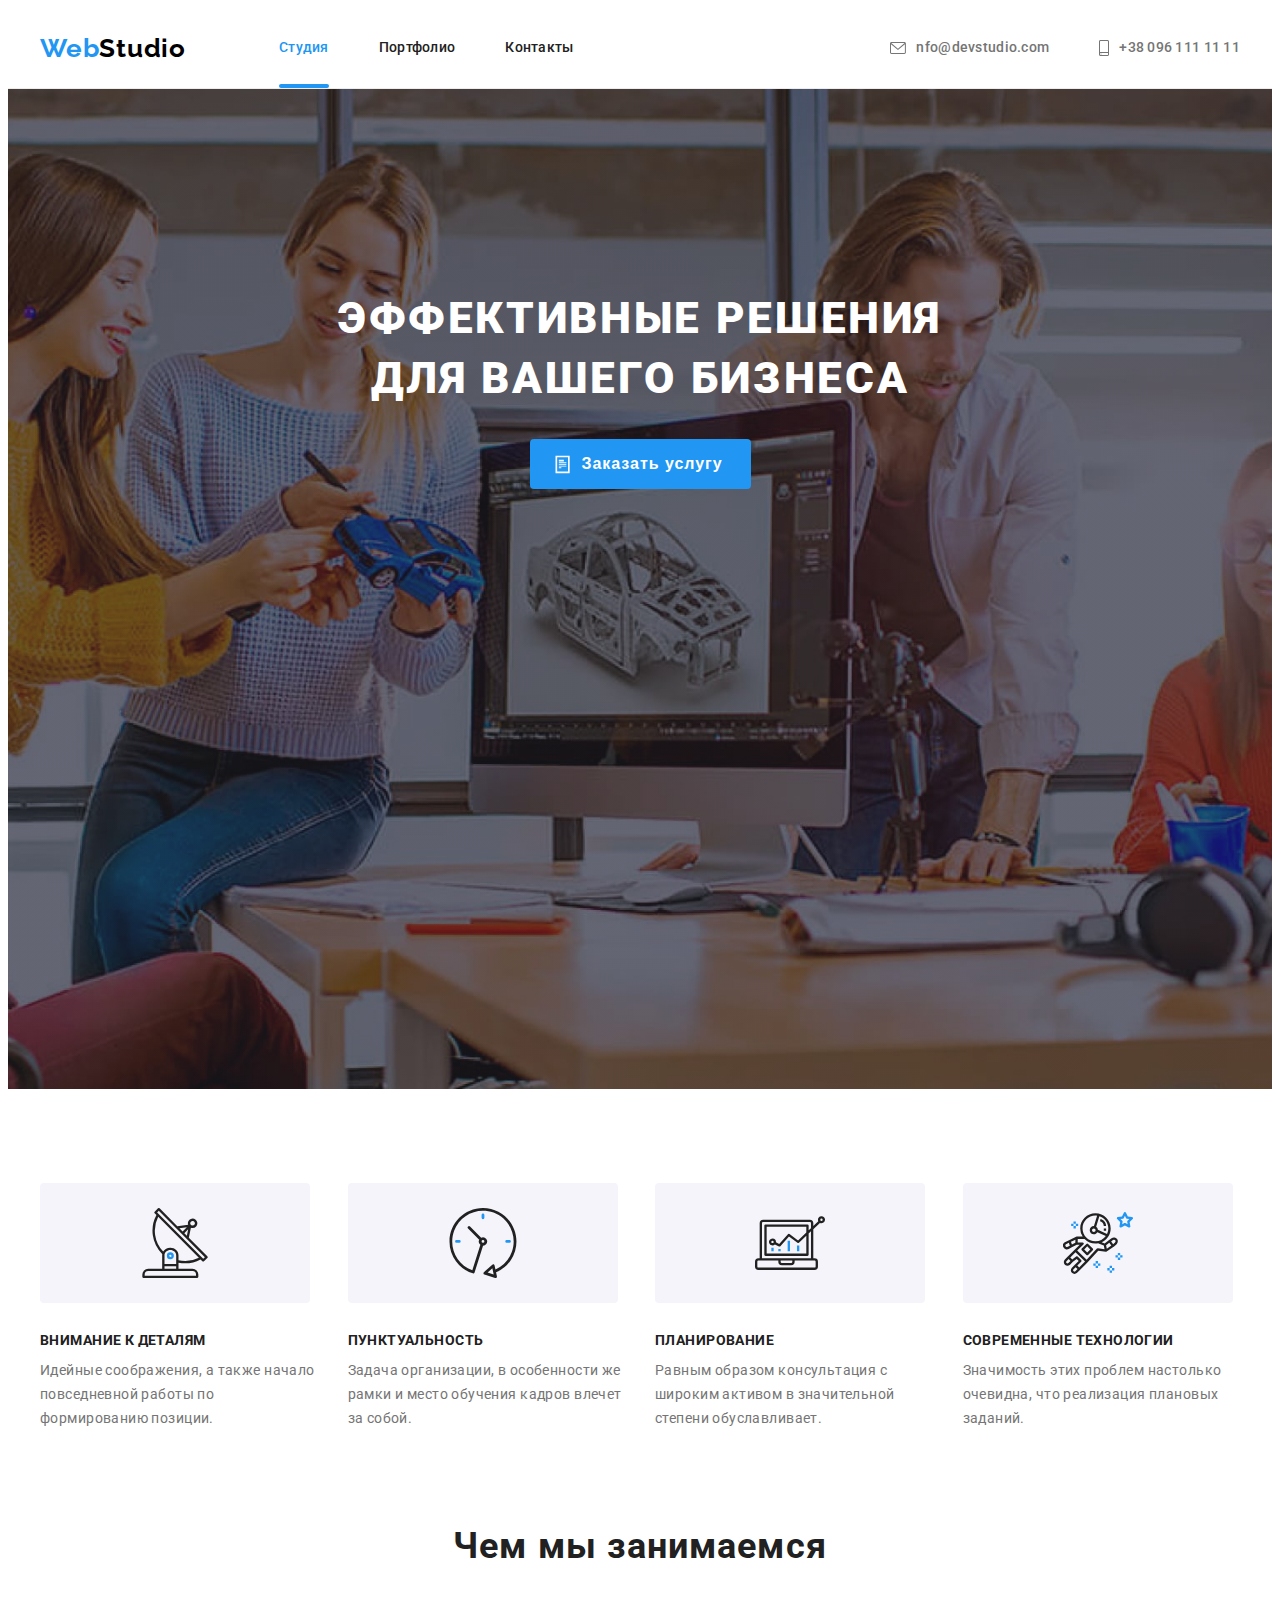
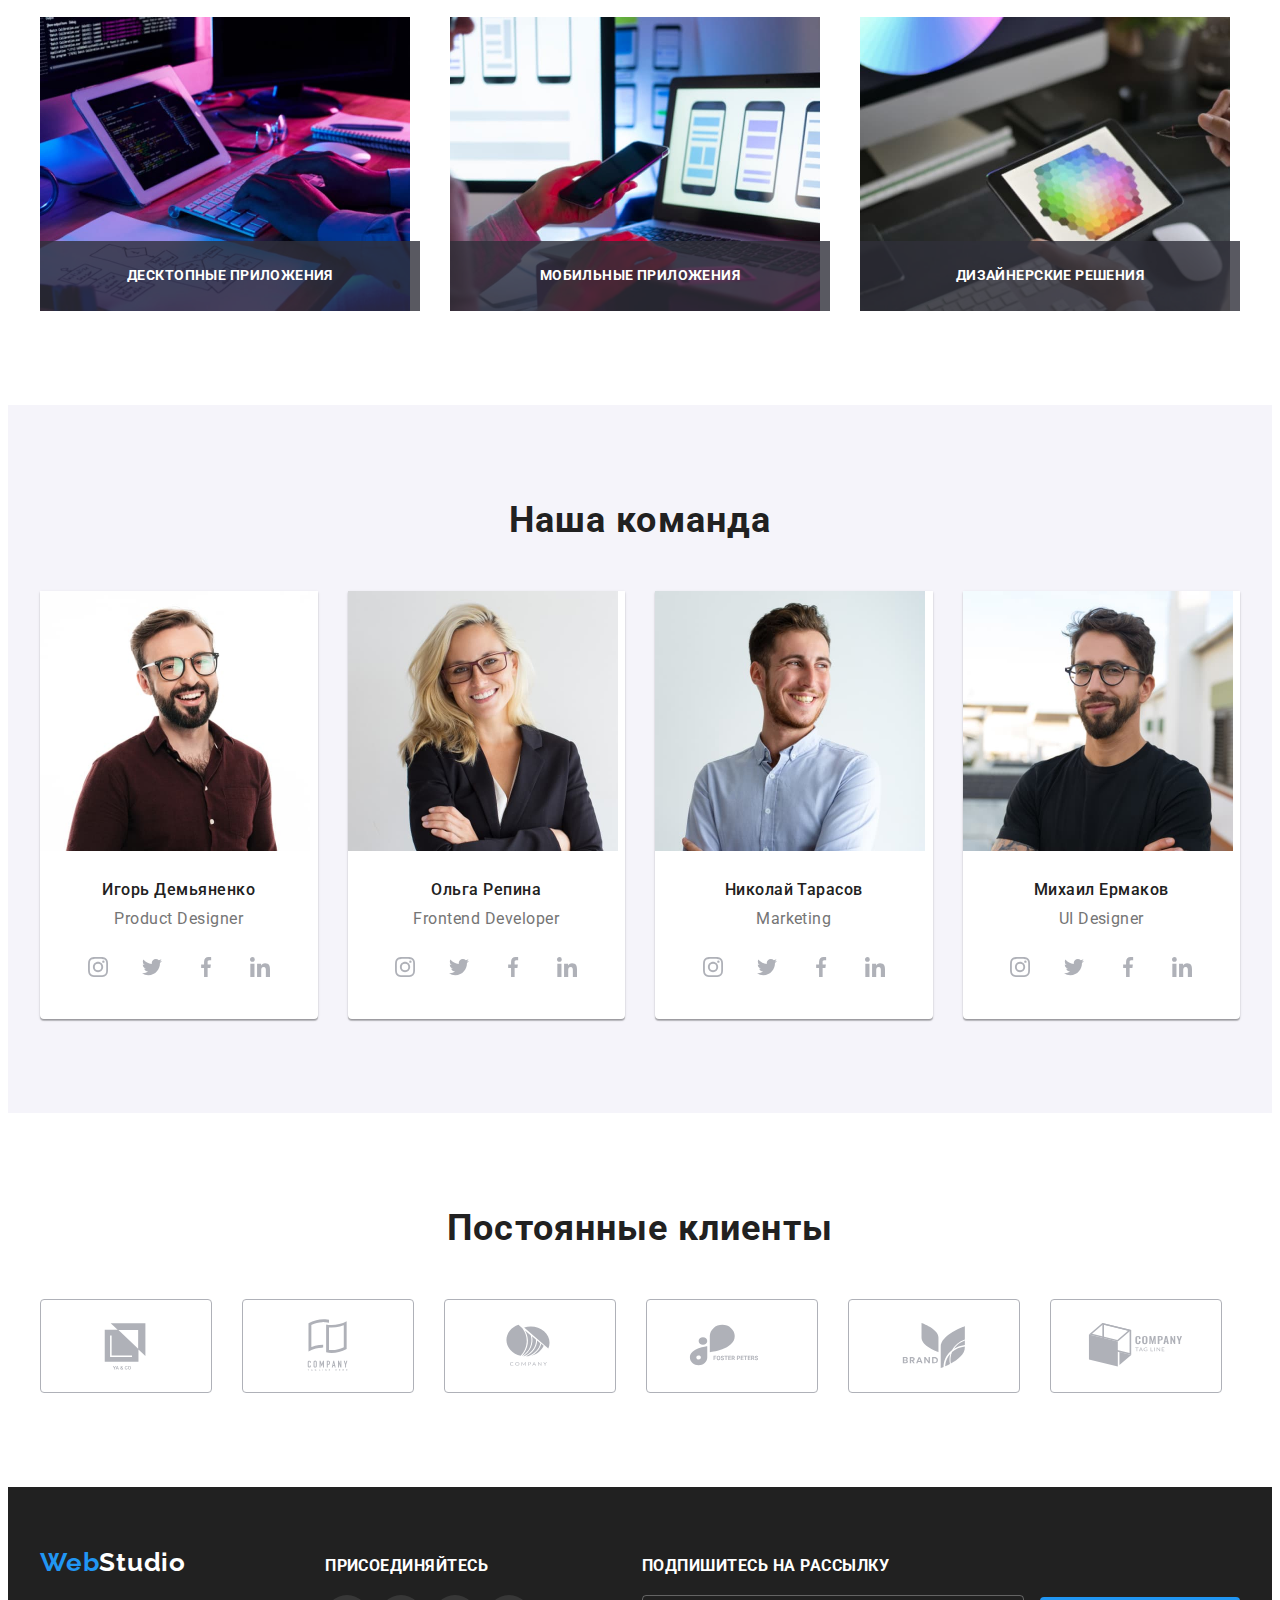
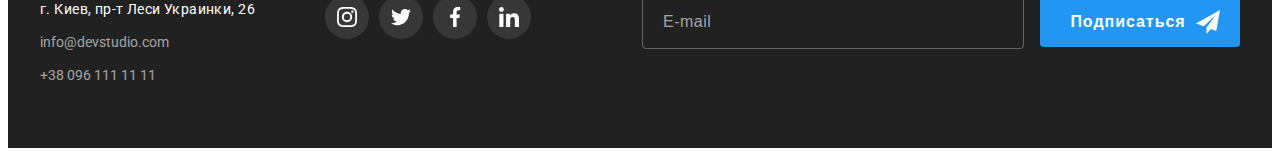
<file: index.html>
<!DOCTYPE html>
<html lang="ru">
  <head>
    <meta charset="UTF-8" />
    <meta http-equiv="X-UA-Compatible" content="IE=edge" />
    <meta name="viewport" content="width=device-width, initial-scale=1.0" />
    <title>СТУДИЯ</title>
    <link rel="preconnect" href="https://fonts.googleapis.com" />
    <link rel="preconnect" href="https://fonts.gstatic.com" crossorigin />
    <link rel="stylesheet" href="https://cdnjs.cloudflare.com/ajax/libs/modern-normalize/1.1.0/modern-normalize.min.css" integrity="sha512-wpPYUAdjBVSE4KJnH1VR1HeZfpl1ub8YT/NKx4PuQ5NmX2tKuGu6U/JRp5y+Y8XG2tV+wKQpNHVUX03MfMFn9Q==" crossorigin="anonymous" referrerpolicy="no-referrer" />
    <link href="https://fonts.googleapis.com/css2?family=Raleway:wght@700&family=Roboto:wght@400;500;700;900&display=swap" rel="stylesheet" />
    <link rel="stylesheet" href="./css/styles.css" />
  </head>

  <body class="body">
    <!-- HEADER -->
    <header class="page-header">
      <div class="container header-container">
        <nav class="nav">
          <a href="./index.html" class="link header-logo logo header-link" lang="en"><span class="accent">Web</span>Studio</a>
          <ul class="list nav-list">
            <li class="nav-item">
              <a href="./index.html" class="link nav-link header-link current">Студия</a>
            </li>
            <li class="nav-item">
              <a href="./portfolio.html" class="link nav-link header-link">Портфолио</a>
            </li>
            <li class="nav-item">
              <a href="#" class="link nav-link header-link">Контакты</a>
            </li>
          </ul>
        </nav>
        <ul class="list nav-address">
          <li class="address-item">
            <a href="mailto:info@devstudio.com" class="link header-contacts header-link">
              <svg class="header-icon" width="16" height="12">
                <use href="./images/sprite.svg#envelope"></use></svg
              >nfo@devstudio.com</a
            >
          </li>
          <li class="address-item">
            <a href="tel:+380961111111" class="link header-contacts header-link"
              ><svg class="header-icon" width="10" height="16">
                <use href="./images/sprite.svg#smartphone"></use></svg
              >+38 096 111 11 11</a
            >
          </li>
        </ul>
      </div>
    </header>

    <main>
      <!-- hero -->
      <section class="hero">
        <div class="container">
          <h1 class="hero-title">Эффективные решения для вашего бизнеса</h1>
          <button type="button" class="button hero-button" data-modal-open>
            <svg class="hero-icon" width="20" height="25">
              <use href="./images/sprite.svg#file"></use>
            </svg>
            <svg class="hero-icon-second" width="20" height="25">
              <use href="./images/sprite.svg#fileadd"></use>
            </svg>
            Заказать услугу
          </button>
        </div>
      </section>

      <!-- Наши преимущества -->
      <section class="advant section">
        <div class="container">
          <h2 class="visually-hidden">Наши преимущества</h2>
          <ul class="list section-list">
            <li class="advant-item item">
              <div class="advant-inner">
                <svg class="advant-icon" width="70" height="70">
                  <use href="./images/sprite.svg#antenna"></use>
                </svg>
              </div>
              <h3 class="advant-title">Внимание к деталям</h3>
              <p class="advant-text">Идейные соображения, а также начало повседневной работы по формированию позиции.</p>
            </li>
            <li class="advant-item item">
              <div class="advant-inner">
                <svg class="advant-icon" width="70" height="70">
                  <use href="./images/sprite.svg#clock"></use>
                </svg>
              </div>
              <h3 class="advant-title">Пунктуальность</h3>
              <p class="advant-text">Задача организации, в особенности же рамки и место обучения кадров влечет за собой.</p>
            </li>
            <li class="advant-item item">
              <div class="advant-inner">
                <svg class="advant-icon" width="70" height="70">
                  <use href="./images/sprite.svg#diagram"></use>
                </svg>
              </div>
              <h3 class="advant-title">Планирование</h3>
              <p class="advant-text">Равным образом консультация с широким активом в значительной степени обуславливает.</p>
            </li>
            <li class="advant-item item">
              <div class="advant-inner">
                <svg class="advant-icon" width="70" height="70">
                  <use href="./images/sprite.svg#astronaut"></use>
                </svg>
              </div>
              <h3 class="advant-title">Современные технологии</h3>
              <p class="advant-text">Значимость этих проблем настолько очевидна, что реализация плановых заданий.</p>
            </li>
          </ul>
        </div>
      </section>

      <!-- Чем мы занимаемся -->
      <section class="branches-section section">
        <div class="container">
          <h2 class="title section-title">Чем мы занимаемся</h2>
          <ul class="list section-list">
            <li class="branches-item item iitem">
              <img src="./images/desktop.jpg" alt="Десктопные приложения" width="370" height="294" />
              <div class="text-inner">
                <p class="brunches-text">Десктопные приложения</p>
              </div>
            </li>
            <li class="branches-item item">
              <img src="./images/mobile.jpg" alt="Мобильные приложения" width="370" height="294" />
              <div class="text-inner">
                <p class="brunches-text">Мобильные приложения</p>
              </div>
            </li>
            <li class="branches-item item">
              <img src="./images/design.jpg" alt="Дизайнерские решения" width="370" height="294" />
              <div class="text-inner">
                <p class="brunches-text">Дизайнерские решения</p>
              </div>
            </li>
          </ul>
        </div>
      </section>

      <!-- Наша команда -->
      <section class="team-section section">
        <div class="container">
          <h2 class="title section-title">Наша команда</h2>
          <ul class="list section-list">
            <li class="team-item item">
              <img src="./images/productdesigner.jpg" alt="Фото Игорь Демьяненко" width="270" height="260" />
              <div class="team-info">
                <h3 class="team-name">Игорь Демьяненко</h3>
                <p class="team-descr" lang="en">Product Designer</p>
                <!-- *Иконки соцсетей -->
                <ul class="social list">
                  <li class="social-item item">
                    <a href="#" class="social-link link" target="_blank" rel="noopener noreferrer nofollow" aria-label="instagram">
                      <svg class="social-icon" width="20" height="20">
                        <use href="./images/sprite.svg#instagram"></use>
                      </svg>
                    </a>
                  </li>
                  <li class="social-item item">
                    <a href="#" class="social-link link" target="_blank" rel="noopener noreferrer nofollow" aria-label="instagram">
                      <svg class="social-icon" width="20" height="20">
                        <use href="./images/sprite.svg#twitter"></use>
                      </svg>
                    </a>
                  </li>
                  <li class="social-item item">
                    <a href="#" class="social-link link" target="_blank" rel="noopener noreferrer nofollow" aria-label="instagram">
                      <svg class="social-icon" width="20" height="20">
                        <use href="./images/sprite.svg#facebook"></use>
                      </svg>
                    </a>
                  </li>
                  <li class="social-item item">
                    <a href="#" class="social-link link" target="_blank" rel="noopener noreferrer nofollow" aria-label="instagram">
                      <svg class="social-icon" width="20" height="20">
                        <use href="./images/sprite.svg#linkedin"></use>
                      </svg>
                    </a>
                  </li>
                </ul>
              </div>
            </li>
            <li class="team-item item">
              <img src="./images/frontenddeveloper.jpg" alt="Фото Ольга Репина" width="270" height="260" />
              <div class="team-info">
                <h3 class="team-name">Ольга Репина</h3>
                <p class="team-descr" lang="en">Frontend Developer</p>
                <ul class="social list">
                  <li class="social-item item">
                    <a href="#" class="social-link link" target="_blank" rel="noopener noreferrer nofollow" aria-label="instagram">
                      <svg class="social-icon" width="20" height="20">
                        <use href="./images/sprite.svg#instagram"></use>
                      </svg>
                    </a>
                  </li>
                  <li class="social-item item">
                    <a href="#" class="social-link link" target="_blank" rel="noopener noreferrer nofollow" aria-label="instagram">
                      <svg class="social-icon" width="20" height="20">
                        <use href="./images/sprite.svg#twitter"></use>
                      </svg>
                    </a>
                  </li>
                  <li class="social-item item">
                    <a href="#" class="social-link link" target="_blank" rel="noopener noreferrer nofollow" aria-label="instagram">
                      <svg class="social-icon" width="20" height="20">
                        <use href="./images/sprite.svg#facebook"></use>
                      </svg>
                    </a>
                  </li>
                  <li class="social-item item">
                    <a href="#" class="social-link link" target="_blank" rel="noopener noreferrer nofollow" aria-label="instagram">
                      <svg class="social-icon" width="20" height="20">
                        <use href="./images/sprite.svg#linkedin"></use>
                      </svg>
                    </a>
                  </li>
                </ul>
              </div>
            </li>
            <li class="team-item item">
              <img src="./images/marketing.jpg" alt="Фото Николай Тарасов" width="270" height="260" />
              <div class="team-info">
                <h3 class="team-name">Николай Тарасов</h3>
                <p class="team-descr" lang="en">Marketing</p>
                <ul class="social list">
                  <li class="social-item item">
                    <a href="#" class="social-link link" target="_blank" rel="noopener noreferrer nofollow" aria-label="instagram">
                      <svg class="social-icon" width="20" height="20">
                        <use href="./images/sprite.svg#instagram"></use>
                      </svg>
                    </a>
                  </li>
                  <li class="social-item item">
                    <a href="#" class="social-link link" target="_blank" rel="noopener noreferrer nofollow" aria-label="instagram">
                      <svg class="social-icon" width="20" height="20">
                        <use href="./images/sprite.svg#twitter"></use>
                      </svg>
                    </a>
                  </li>
                  <li class="social-item item">
                    <a href="#" class="social-link link" target="_blank" rel="noopener noreferrer nofollow" aria-label="instagram">
                      <svg class="social-icon" width="20" height="20">
                        <use href="./images/sprite.svg#facebook"></use>
                      </svg>
                    </a>
                  </li>
                  <li class="social-item item">
                    <a href="#" class="social-link link" target="_blank" rel="noopener noreferrer nofollow" aria-label="instagram">
                      <svg class="social-icon" width="20" height="20">
                        <use href="./images/sprite.svg#linkedin"></use>
                      </svg>
                    </a>
                  </li>
                </ul>
              </div>
            </li>
            <li class="team-item item">
              <img src="./images/uidesigner.jpg" alt="Фото Михаил Ермаков" width="270" height="260" />
              <div class="team-info">
                <h3 class="team-name">Михаил Ермаков</h3>
                <p class="team-descr" lang="en">UI Designer</p>
                <ul class="social list">
                  <li class="social-item item">
                    <a href="#" class="social-link link" target="_blank" rel="noopener noreferrer nofollow" aria-label="instagram">
                      <svg class="social-icon" width="20" height="20">
                        <use href="./images/sprite.svg#instagram"></use>
                      </svg>
                    </a>
                  </li>
                  <li class="social-item item">
                    <a href="#" class="social-link link" target="_blank" rel="noopener noreferrer nofollow" aria-label="instagram">
                      <svg class="social-icon" width="20" height="20">
                        <use href="./images/sprite.svg#twitter"></use>
                      </svg>
                    </a>
                  </li>
                  <li class="social-item item">
                    <a href="#" class="social-link link" target="_blank" rel="noopener noreferrer nofollow" aria-label="instagram">
                      <svg class="social-icon" width="20" height="20">
                        <use href="./images/sprite.svg#facebook"></use>
                      </svg>
                    </a>
                  </li>
                  <li class="social-item item">
                    <a href="#" class="social-link link" target="_blank" rel="noopener noreferrer nofollow" aria-label="instagram">
                      <svg class="social-icon" width="20" height="20">
                        <use href="./images/sprite.svg#linkedin"></use>
                      </svg>
                    </a>
                  </li>
                </ul>
              </div>
            </li>
          </ul>
        </div>
      </section>
    </main>

    <!-- Постоянные клиенты -->
    <section class="section">
      <div class="container">
        <h2 class="title section-title">Постоянные клиенты</h2>
        <ul class="client-list list">
          <li class="client-item item">
            <a href="#" class="link client-link" target="_blank" rel="noopener noreferrer nofollow" aria-label="yaco">
              <svg class="client-icon" width="106" height="60">
                <use href="./images/sprite.svg#yaco"></use>
              </svg>
            </a>
          </li>
          <li class="client-item item">
            <a href="#" class="link client-link" target="_blank" rel="noopener noreferrer nofollow" aria-label="tag line here">
              <svg class="client-icon" width="106" height="60">
                <use href="./images/sprite.svg#here"></use>
              </svg>
            </a>
          </li>
          <li class="client-item item">
            <a href="#" class="link client-link" target="_blank" rel="noopener noreferrer nofollow" aria-label="company">
              <svg class="client-icon" width="106" height="60">
                <use href="./images/sprite.svg#company"></use>
              </svg>
            </a>
          </li>
          <li class="client-item item">
            <a href="#" class="link client-link" target="_blank" rel="noopener noreferrer nofollow" aria-label="foster petters">
              <svg class="client-icon" width="106" height="60">
                <use href="./images/sprite.svg#foster"></use>
              </svg>
            </a>
          </li>
          <li class="client-item item">
            <a href="#" class="link client-link" target="_blank" rel="noopener noreferrer nofollow" aria-label="brand">
              <svg class="client-icon" width="106" height="60">
                <use href="./images/sprite.svg#brand"></use>
              </svg>
            </a>
          </li>
          <li class="client-item item">
            <a href="#" class="link client-link" target="_blank" rel="noopener noreferrer nofollow" aria-label="tag line">
              <svg class="client-icon" width="106" height="60">
                <use href="./images/sprite.svg#tagline"></use>
              </svg>
            </a>
          </li>
        </ul>
      </div>
    </section>

    <footer class="footer">
      <div class="container footer-container">
        <div>
          <a href="./index.html" class="logo footer-logo link footer-link" lang="en"> <span class="accent">Web</span>Studio</a>
          <address class="address">
            <ul class="list footer-list">
              <li class="footer-item">
                <a href="https://www.google.com.ua/maps/place/бул.+Леси+Украинки,+26,+Киев,+02000/@50.4265807,30.5361971,17z/data=!3m1!4b1!4m5!3m4!1s0x40d4cf0e033ecbe9:0x57a4dffefec77da0!8m2!3d50.4265807!4d30.5383858?hl=ru" class="footer-address link footer-link"> г. Киев, пр-т Леси Украинки, 26 </a>
              </li>
              <li class="footer-item">
                <a href="mailto:info@devstudio.com" class="footer-contacts link footer-link">info@devstudio.com</a>
              </li>
              <li class="footer-item">
                <a href="tel:+380961111111" class="footer-contacts link footer-link">+38 096 111 11 11</a>
              </li>
            </ul>
          </address>
        </div>
        <div class="footer-inner">
          <p class="footer-slogan">Присоединяйтесь</p>
          <ul class="social list">
            <li class="social-item item">
              <a href="#" class="social-link join-link link" target="_blank" rel="noopener noreferrer nofollow" aria-label="instagram">
                <svg class="join-icon" width="20" height="20">
                  <use href="./images/sprite.svg#instagram"></use>
                </svg>
              </a>
            </li>
            <li class="social-item item">
              <a href="#" class="social-link join-link link" target="_blank" rel="noopener noreferrer nofollow" aria-label="instagram">
                <svg class="join-icon" width="20" height="20">
                  <use href="./images/sprite.svg#twitter"></use>
                </svg>
              </a>
            </li>
            <li class="social-item item">
              <a href="#" class="social-link join-link link" target="_blank" rel="noopener noreferrer nofollow" aria-label="instagram">
                <svg class="join-icon" width="20" height="20">
                  <use href="./images/sprite.svg#facebook"></use>
                </svg>
              </a>
            </li>
            <li class="social-item item">
              <a href="#" class="social-link join-link link" target="_blank" rel="noopener noreferrer nofollow" aria-label="instagram">
                <svg class="join-icon" width="20" height="20">
                  <use href="./images/sprite.svg#linkedin"></use>
                </svg>
              </a>
            </li>
          </ul>
        </div>

        <!-- **Форма в footer  -->
        <div class="form-inner">
          <strong class="form-slogan">Подпишитесь на рассылку </strong>
          <form name="signup_form" autocomplete="on" novalidate class="form-footer">
            <label class="footer-label">
              <input type="email" name="email" id="email" class="footer-input" placeholder="E-mail" />
            </label>

            <button type="submit" class="button form-button">
              Подписаться
              <svg class="footer-icon" width="24" height="24">
                <use href="./images/sprite.svg#send"></use>
              </svg>
            </button>
          </form>
        </div>
      </div>
    </footer>

    <!-- *Модальное окно -->
    <div class="backdrop is-hidden" data-modal>
      <div class="modal-wrapper">
        <button type="button" class="modal-button" data-modal-close>
          <svg class="icon-modal" width="18px" height="18px">
            <use href="./images/sprite.svg#close"></use>
          </svg>
        </button>
        <strong class="form-title">Оставьте свои данные, мы вам перезвоним</strong>
        <form class="modal-form">
          <label class="modal-label">
            <span class="label-name">Имя</span>
            <input type="text" name="user-name" class="modal-input" required />
            <svg class="label-icon" width="18" height="18">
              <use href="./images/sprite.svg#person"></use>
            </svg>
          </label>

          <label class="modal-label">
            <span class="label-name">Телефон</span>
            <input type="tel" name="user-tell" class="modal-input" required />
            <svg class="label-icon" width="18" height="18">
              <use href="./images/sprite.svg#phone"></use>
            </svg>
          </label>

          <label class="modal-label">
            <span class="label-name">Почта</span>
            <input type="email" name="user-email" class="modal-input" placeholder=" " required />
            <svg class="label-icon" width="18" height="18">
              <use href="./images/sprite.svg#email"></use>
            </svg>
          </label>

          <label class="modal-label">
            <span class="label-name">Комментарий</span>
            <textarea name="user-feedback" rows="5" placeholder="Введите текст" class="feedback"></textarea>
          </label>

          <label class="checkbox-label">
            <input type="checkbox" name="checkbox" class="visually-hidden checkbox" />
            <svg class="checkbox-icon" width="11" height="8">
              <use href="./images/sprite.svg#check"></use>
            </svg>
            <span class="checkbox-text">Соглашаюсь с рассылкой и принимаю</span>
            <a href="#" class="checkbox-link link">Условия договора</a>
          </label>

          <button type="submit" class="submit-btn button">Отправить</button>
        </form>
      </div>
    </div>

    <!-- *Подключение js -->
    <script src="./js/modal.js"></script>
  </body>
</html>
</file>
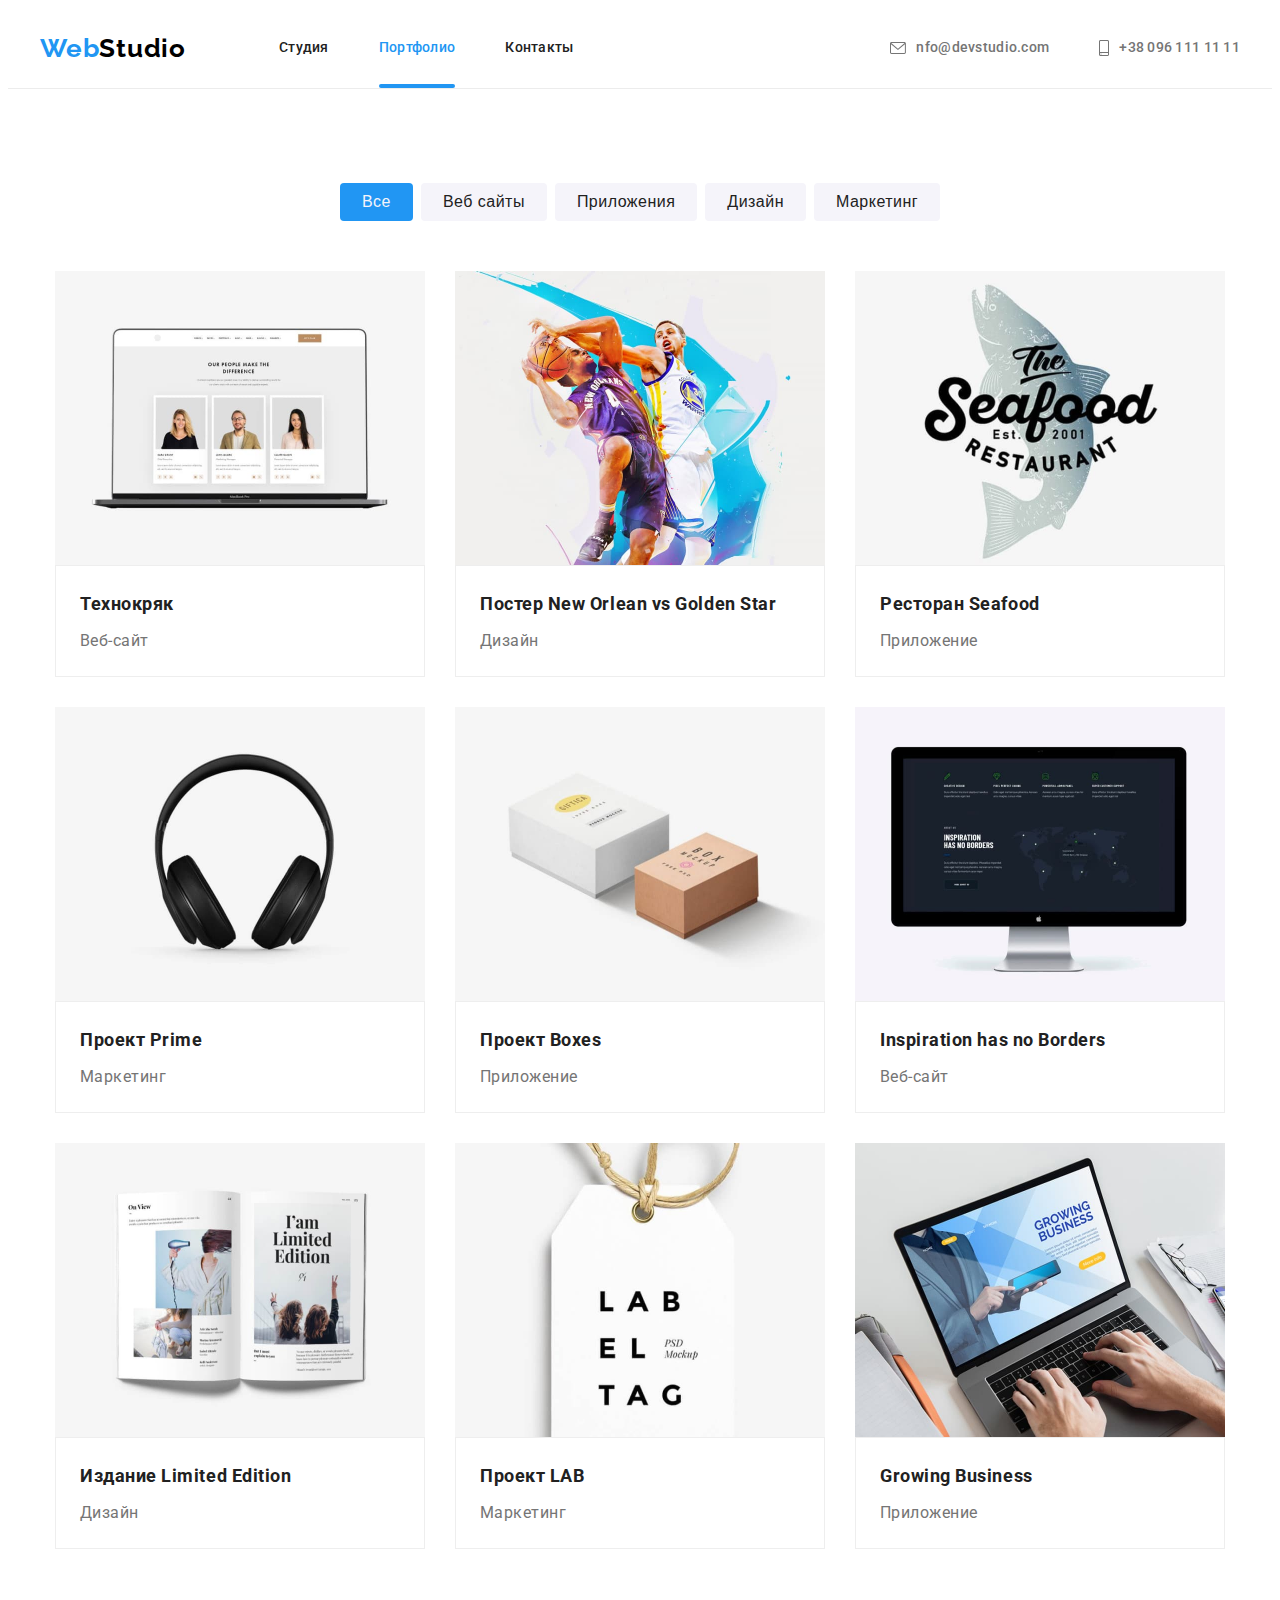
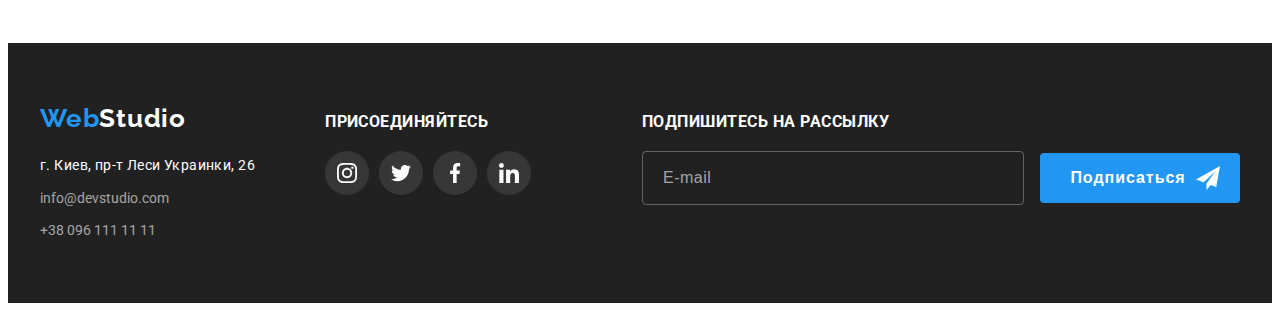
<file: portfolio.html>
<!DOCTYPE html>
<html lang="ru">
  <head>
    <meta charset="UTF-8" />
    <meta http-equiv="X-UA-Compatible" content="IE=edge" />
    <meta name="viewport" content="width=device-width, initial-scale=1.0" />
    <title>ПОРТФОЛИО</title>
    <link rel="preconnect" href="https://fonts.googleapis.com" />
    <link rel="preconnect" href="https://fonts.gstatic.com" crossorigin />
    <link rel="stylesheet" href="https://cdnjs.cloudflare.com/ajax/libs/modern-normalize/1.1.0/modern-normalize.min.css" integrity="sha512-wpPYUAdjBVSE4KJnH1VR1HeZfpl1ub8YT/NKx4PuQ5NmX2tKuGu6U/JRp5y+Y8XG2tV+wKQpNHVUX03MfMFn9Q==" crossorigin="anonymous" referrerpolicy="no-referrer" />
    <link href="https://fonts.googleapis.com/css2?family=Raleway:wght@700&family=Roboto:wght@400;500;700;900&display=swap" rel="stylesheet" />
    <link rel="stylesheet" href="./css/styles.css" />
  </head>

  <body class="body">
    <!-- *header  -->
    <header class="page-header">
      <div class="container header-container">
        <nav class="nav">
          <a href="./index.html" class="link header-logo logo header-link" lang="en"><span class="accent">Web</span>Studio</a>
          <ul class="list nav-list">
            <li class="nav-item">
              <a href="./index.html" class="link nav-link header-link">Студия</a>
            </li>
            <li class="nav-item">
              <a href="./portfolio.html" class="link nav-link header-link current">Портфолио</a>
            </li>
            <li class="nav-item">
              <a href="#" class="link nav-link header-link">Контакты</a>
            </li>
          </ul>
        </nav>
        <ul class="list nav-address">
          <li class="address-item">
            <a href="mailto:info@devstudio.com" class="link header-contacts header-link">
              <svg class="header-icon" width="16" height="12">
                <use href="./images/sprite.svg#envelope"></use></svg
              >nfo@devstudio.com</a
            >
          </li>
          <li class="address-item">
            <a href="tel:+380961111111" class="link header-contacts header-link"
              ><svg class="header-icon" width="10" height="16">
                <use href="./images/sprite.svg#smartphone"></use></svg
              >+38 096 111 11 11</a
            >
          </li>
        </ul>
      </div>
    </header>

    <main>
      <!-- Портфолио -->
      <section class="section">
        <div class="container">
          <!-- Скрытый заголовок -->
          <h1 class="visually-hidden">Портфолио</h1>
          <!-- Кнопки-фильтр портфолио -->
          <ul class="list button-list">
            <li class="button-item">
              <button type="button" class="button portf-btn current-btn">Все</button>
            </li>
            <li class="button-item">
              <button type="button" class="button portf-btn">Веб сайты</button>
            </li>
            <li class="button-item">
              <button type="button" class="button portf-btn">Приложения</button>
            </li>
            <li class="button-item">
              <button type="button" class="button portf-btn">Дизайн</button>
            </li>
            <li class="button-item">
              <button type="button" class="button portf-btn">Маркетинг</button>
            </li>
          </ul>

          <!-- Карточки портфолио -->
          <ul class="list portf-list">
            <!-- карточка -->
            <li class="portf-item">
              <!-- ссылка с фото заголовком и текстом -->
              <a href="" class="link portf-link">
                <div class="dropdown-inner">
                  <!-- фото -->
                  <img src="./images/tekhnokr.jpg" alt="Пример веб-сайта" width="370" height="294" />

                  <!--* Выпадающее меню -->
                  <p class="portf-text-hover">Ресурс предлагает комплексные предложения с разным уровнем функционала и сервисов. Все это позволит посетителю получить исчерпывающие сведения о компании или частном лице.</p>
                </div>

                <div class="border">
                  <h2 class="portf-name">Технокряк</h2>
                  <p class="portf-descr">Веб-сайт</p>
                </div>
              </a>
            </li>
            <li class="portf-item">
              <a href="" class="link portf-link">
                <div class="dropdown-inner">
                  <img src="./images/poster.jpg" alt="Пример дизайна" width="370" height="294" />
                  <p class="portf-text-hover">Ресурс предлагает комплексные предложения с разным уровнем функционала и сервисов. Все это позволит посетителю получить исчерпывающие сведения о компании или частном лице.</p>
                </div>
                <div class="border">
                  <h2 class="portf-name">Постер <span lang="en">New Orlean vs Golden Star</span></h2>
                  <p class="portf-descr">Дизайн</p>
                </div>
              </a>
            </li>
            <li class="portf-item">
              <a href="" class="link portf-link">
                <div class="dropdown-inner">
                  <img src="./images/restaurant.jpg" alt="Пример приложения" width="370" height="294" />
                  <p class="portf-text-hover">Ресурс предлагает комплексные предложения с разным уровнем функционала и сервисов. Все это позволит посетителю получить исчерпывающие сведения о компании или частном лице.</p>
                </div>
                <div class="border">
                  <h2 class="portf-name">Ресторан <span lang="en">Seafood</span></h2>
                  <p class="portf-descr">Приложение</p>
                </div>
              </a>
            </li>
            <li class="portf-item">
              <a href="" class="link portf-link">
                <div class="dropdown-inner">
                  <img src="./images/prime.jpg" alt="Пример продукта" width="370" height="294" />
                  <p class="portf-text-hover">Ресурс предлагает комплексные предложения с разным уровнем функционала и сервисов. Все это позволит посетителю получить исчерпывающие сведения о компании или частном лице.</p>
                </div>
                <div class="border">
                  <h2 class="portf-name">Проект <span lang="en">Prime</span></h2>
                  <p class="portf-descr">Маркетинг</p>
                </div>
              </a>
            </li>
            <li class="portf-item">
              <a href="" class="link portf-link">
                <div class="dropdown-inner">
                  <img src="./images/boxes.jpg" alt="Пример приложения" width="370" height="294" />
                  <p class="portf-text-hover">Ресурс предлагает комплексные предложения с разным уровнем функционала и сервисов. Все это позволит посетителю получить исчерпывающие сведения о компании или частном лице.</p>
                </div>
                <div class="border">
                  <h2 class="portf-name">Проект <span lang="en">Boxes</span></h2>
                  <p class="portf-descr">Приложение</p>
                </div>
              </a>
            </li>
            <li class="portf-item">
              <a href="" class="link portf-link">
                <div class="dropdown-inner">
                  <img src="./images/inspiration.jpg" alt="Пример веб-сайта" width="370" height="294" />
                  <p class="portf-text-hover">Ресурс предлагает комплексные предложения с разным уровнем функционала и сервисов. Все это позволит посетителю получить исчерпывающие сведения о компании или частном лице.</p>
                </div>
                <div class="border">
                  <h2 class="portf-name" lang="en">Inspiration has no Borders</h2>
                  <p class="portf-descr">Веб-сайт</p>
                </div>
              </a>
            </li>
            <li class="portf-item">
              <a href="" class="link portf-link">
                <div class="dropdown-inner">
                  <img src="./images/edition.jpg" alt="Пример дизайна" width="370" height="294" />
                  <p class="portf-text-hover">Ресурс предлагает комплексные предложения с разным уровнем функционала и сервисов. Все это позволит посетителю получить исчерпывающие сведения о компании или частном лице.</p>
                </div>
                <div class="border">
                  <h2 class="portf-name">Издание <span lang="en">Limited Edition</span></h2>
                  <p class="portf-descr">Дизайн</p>
                </div>
              </a>
            </li>
            <li class="portf-item">
              <a href="" class="link portf-link">
                <div class="dropdown-inner">
                  <img src="./images/lab.jpg" alt="Пример продукта" width="370" height="294" />
                  <p class="portf-text-hover">Ресурс предлагает комплексные предложения с разным уровнем функционала и сервисов. Все это позволит посетителю получить исчерпывающие сведения о компании или частном лице.</p>
                </div>
                <div class="border">
                  <h2 class="portf-name" lang="en">Проект <span>LAB</span></h2>
                  <p class="portf-descr">Маркетинг</p>
                </div>
              </a>
            </li>
            <li class="portf-item">
              <a href="" class="link portf-link">
                <div class="dropdown-inner">
                  <img src="./images/gbusiness.jpg" alt="ППример приложения" width="370" height="294" />
                  <p class="portf-text-hover">Ресурс предлагает комплексные предложения с разным уровнем функционала и сервисов. Все это позволит посетителю получить исчерпывающие сведения о компании или частном лице.</p>
                </div>
                <div class="border">
                  <h2 class="portf-name" lang="en">Growing Business</h2>
                  <p class="portf-descr">Приложение</p>
                </div>
              </a>
            </li>
          </ul>
        </div>
      </section>
    </main>

    <footer class="footer">
      <div class="container footer-container">
        <div>
          <a href="./index.html" class="logo footer-logo link footer-link" lang="en"> <span class="accent">Web</span>Studio</a>
          <address class="address">
            <ul class="list footer-list">
              <li class="footer-item">
                <a href="https://www.google.com.ua/maps/place/бул.+Леси+Украинки,+26,+Киев,+02000/@50.4265807,30.5361971,17z/data=!3m1!4b1!4m5!3m4!1s0x40d4cf0e033ecbe9:0x57a4dffefec77da0!8m2!3d50.4265807!4d30.5383858?hl=ru" class="footer-address link footer-link"> г. Киев, пр-т Леси Украинки, 26 </a>
              </li>
              <li class="footer-item">
                <a href="mailto:info@devstudio.com" class="footer-contacts link footer-link">info@devstudio.com</a>
              </li>
              <li class="footer-item">
                <a href="tel:+380961111111" class="footer-contacts link footer-link">+38 096 111 11 11</a>
              </li>
            </ul>
          </address>
        </div>
        <div class="footer-inner">
          <p class="footer-slogan">Присоединяйтесь</p>
          <ul class="social list">
            <li class="social-item item">
              <a href="#" class="social-link join-link link" target="_blank" rel="noopener noreferrer nofollow" aria-label="instagram">
                <svg class="join-icon" width="20" height="20">
                  <use href="./images/sprite.svg#instagram"></use>
                </svg>
              </a>
            </li>
            <li class="social-item item">
              <a href="#" class="social-link join-link link" target="_blank" rel="noopener noreferrer nofollow" aria-label="instagram">
                <svg class="join-icon" width="20" height="20">
                  <use href="./images/sprite.svg#twitter"></use>
                </svg>
              </a>
            </li>
            <li class="social-item item">
              <a href="#" class="social-link join-link link" target="_blank" rel="noopener noreferrer nofollow" aria-label="instagram">
                <svg class="join-icon" width="20" height="20">
                  <use href="./images/sprite.svg#facebook"></use>
                </svg>
              </a>
            </li>
            <li class="social-item item">
              <a href="#" class="social-link join-link link" target="_blank" rel="noopener noreferrer nofollow" aria-label="instagram">
                <svg class="join-icon" width="20" height="20">
                  <use href="./images/sprite.svg#linkedin"></use>
                </svg>
              </a>
            </li>
          </ul>
        </div>

        <!-- **Форма в footer  -->
        <div class="form-inner">
          <strong class="form-slogan">Подпишитесь на рассылку </strong>
          <form name="signup_form" autocomplete="on" novalidate class="form-footer">
            <label class="footer-label">
              <input type="email" name="email" id="email" class="footer-input" placeholder="E-mail" />
            </label>

            <button type="submit" class="button form-button">
              Подписаться
              <svg class="footer-icon" width="24" height="24">
                <use href="./images/sprite.svg#send"></use>
              </svg>
            </button>
          </form>
        </div>
      </div>
    </footer>
  </body>
</html>
</file>
<file: css/styles.css>
﻿:root {
  --primary-background-color: #ffffff;
  --secondary-background-color: #f5f4fa;
  --hero-background-color: #2f303a;
  --branches-bg-color: rgba(47, 48, 58, 0.8);
  --modal-bg-color: rgba(0, 0, 0, 0.2);

  --title-color: #212121;
  --secondary-title-color: #ffffff;
  --text-color: #757575;
  --logo-color: #000000;
  --accent-color: #2196f3;
  --header-border-color: #ececec;
  --hero-hover-color: #188ce8;
  --footer-address-color: rgba(255, 255, 255, 0.6);
  --portf-btn-color: #f5f4fa;
  --portf-border-color: #eeeeee;

  --social-icon-color: #afb1b8;
  --social-icon-hover-color: #ffffff;
  --advant-icon-bg-color: #f5f4fa;
  --client-icon-border-color: #afb1b8;
  --footer-icon-bg-color: rgba(255, 255, 255, 0.1);

  --main-font: "Roboto", sans-serif;
  --accent-font: "Raleway", sans-serif;
  --hero-size: 44px;
  --title-size: 36px;
  --subtitle-size: 18px;
  --note-size: 16px;
  --text-size: 14px;
  --hero-weight: 900;
  --head-weight: 700;
  --secondary-weight: 500;
  --main-weight: 400;

  --timing-function: cubic-bezier(0.4, 0, 0.2, 1);
}

/* section {
  background-color: aquamarine;
  outline: 2px solid yellow;
} */

h1,
h2,
h3,
h4,
li,
ul,
p {
  margin-top: 0;
  margin-bottom: 0;
}

a {
  text-decoration: none;
}

img {
  display: block;
  max-width: 100%;
  height: auto;
}
body {
  font-family: var(--main-font);
  font-style: normal;
  color: var(--text-color);
  background-color: var(--primary-background-color);
}

/* скрытый заголовок */
.visually-hidden {
  position: absolute;
  white-space: nowrap;
  width: 1px;
  height: 1px;
  overflow: hidden;
  border: 0;
  padding: 0;
  clip: rect(0 0 0 0);
  clip-path: inset(50%);
  margin: -1px;
}

.link {
  font-size: 14px;
  color: var(--title-color);
}
.list {
  padding-left: 0;
  list-style: none;
}

.header-link:hover,
.header-link:focus {
  color: var(--accent-color);
}

/* ссылки в header  */
.header-link {
  transition: color 250ms var(--timing-function);
}

.current {
  color: var(--accent-color);
}

.button {
  font-style: inherit;
  cursor: pointer;
  border: none;
  border-radius: 4px;
}

/* .item:not(:last-child) {
  margin-right: 30px;
} */

.container {
  margin: 0 auto;
  max-width: 1200px;
  padding-left: 15px;
  padding-right: 15px;

  /* outline: 2px solid tomato; */
}

.section {
  padding-top: 94px;
  padding-bottom: 94px;
}

/* Header */

.page-header {
  border-bottom: 1px solid var(--header-border-color);
}

.logo {
  font-family: var(--accent-font);
  font-weight: var(--head-weight);
  font-size: 26px;
  line-height: 1.19;
  letter-spacing: 0.03em;
  color: var(--logo-color);
  /* transition: color 250ms cubic-bezier(0.4, 0, 0.2, 1); */
}

.header-logo {
  padding-top: 24px;
  padding-bottom: 24px;
}
.accent {
  color: var(--accent-color);
}

.header-container {
  display: flex;
}

/* кнопки навигации */
.nav-link {
  position: relative;
  display: block;
  font-weight: var(--secondary-weight);
  line-height: 1.14;
  letter-spacing: 0.02em;
}

.nav-link::before {
  position: absolute;
  bottom: 0;
  left: 0;
  content: "";
  width: 100%;
  height: 4px;
  background-color: var(--accent-color);
  border-radius: 2px;
  transform: scaleX(0);
  transform-origin: 0 0;
  transition: transform 250ms var(--timing-function);
}
/* *Полоска под ссылками в header  */
.nav-link:hover::before,
.nav-link:focus::before {
  transform: scaleX(1);
}

.current::after {
  position: absolute;
  bottom: 0;
  left: 0;
  content: "";
  width: 100%;
  height: 4px;
  background-color: var(--accent-color);
  border-radius: 2px;
}

/* адрес в header  */
.header-contacts {
  display: flex;
  align-items: center;
  font-weight: var(--secondary-weight);
  line-height: 1.14;
  letter-spacing: 0.02em;
  color: var(--text-color);
  transition: color 250ms cubic-bezier(0.4, 0, 0.2, 1);
}

/* Header в строку */
/* .page-header, */
.nav,
.nav-list,
.nav-address {
  display: flex;
  align-items: center;
}

.nav-link,
.header-contacts {
  padding-top: 32px;
  padding-bottom: 32px;
}

.nav-item {
  margin-left: 93px;
}

.nav-item + .nav-item {
  margin-left: 50px;
}

.address-item + .address-item {
  margin-left: 50px;
}

.nav-address {
  margin-left: auto;
}

.header-icon {
  margin-right: 10px;
  fill: currentColor;
}
/* *Цвет иконок адреса в header при ховере */
.header-contacts:hover .header-icon,
.header-contacts:focus .header-icon {
  fill: currentColor;
}

/* hero */
.hero {
  margin: 0 auto;
  padding-top: 200px;
  padding-bottom: 200px;
  background-color: var(--hero-background-color);
  background-image: linear-gradient(to right, rgba(47, 48, 58, 0.4), rgba(47, 48, 58, 0.4)), url(../images/bground.jpg);
  max-width: 1600px;
  height: 600px;
  background-size: cover;
  background-position: center;
}
/* заголовок героя h1*/
.hero-title {
  margin: 0 auto 30px;
  text-align: center;
  width: 696px;
  font-weight: var(--hero-weight);
  font-size: var(--hero-size);
  line-height: 1.36;
  letter-spacing: 0.06em;
  text-transform: uppercase;
  color: var(--secondary-title-color);
}

/* кнопка героя */
.hero-button {
  position: relative;
  overflow: hidden;
  display: flex;
  align-items: center;
  justify-content: center;
  margin: 0 auto;
  padding: 10px 28px 10px 52px;
  min-width: 200px;
  font-weight: var(--head-weight);
  font-size: var(--note-size);
  line-height: 1.88;
  letter-spacing: 0.06em;
  color: var(--secondary-title-color);
  background-color: var(--accent-color);
  transition: background-color 250ms var(--timing-function);
}

/* .hero-button::before{
  content: "";
  display: block;
  align-items: center;
  justify-content: center;
  width: 24px;
  height: 24px;
  background-image: url(../images/icons/twitter.svg);
  background-position: center;
  background-repeat: no-repeat;
  background-size: contain;
} */

.hero-button:hover,
.hero-button:focus {
  background-color: var(--hero-hover-color);
}

.hero-icon {
  position: absolute;
  top: 50%;
  left: 15%;
  transform: translate(-50%, -50%);
  transition: transform 250ms var(--timing-function);
  fill: var(--secondary-title-color);
}

.hero-icon-second {
  position: absolute;
  top: 50%;
  left: 15%;
  transform: translate(-54%, 90%);
  transition: transform 250ms var(--timing-function);
  fill: var(--secondary-title-color);
}

.hero-button:hover .hero-icon {
  transform: translate(-55%, -195%);
}

.hero-button:hover .hero-icon-second {
  transform: translate(-55%, -50%);
}

/* Преимущества  */
/* Заголовки h3 */

.advant-inner {
  display: flex;
  align-items: center;
  justify-content: center;
  margin-bottom: 30px;
  width: 270px;
  height: 120px;
  background-color: var(--advant-icon-bg-color);
  border-radius: 4px;
}

.advant-title {
  margin-bottom: 10px;
  font-weight: var(--head-weight);
  font-size: var(--text-size);
  line-height: 1.14;
  text-transform: uppercase;
  letter-spacing: 0.03em;
  color: var(--title-color);
}

.advant-item {
  min-width: 270px;
  flex-basis: calc(100% / 4 - 30px);
  margin-left: 30px;
  /* outline: 2px solid yellow; */
}

/* текст преимущества p */
.advant-text {
  font-size: var(--text-size);
  line-height: 1.71;
  letter-spacing: 0.03em;
}

.section-list {
  display: flex;
  flex-wrap: wrap;
  margin-left: -30px;
}

/* названия секций h2*/
.title {
  font-size: var(--title-size);
  line-height: 1.17;
  letter-spacing: 0.03em;
  text-align: center;
  color: var(--title-color);
}

/* Чем мы занимаемся */
.branches-section {
  padding-top: 0;
}

.branches-item {
  position: relative;
}
.text-inner {
  display: flex;
  position: absolute;
  width: 100%;
  height: 70px;
  justify-content: center;
  align-items: center;
  bottom: 0px;
  background: var(--branches-bg-color);
}

.brunches-text {
  display: inline-block;
  font-weight: var(--head-weight);
  font-size: var(--text-size);
  line-height: 1.14;
  letter-spacing: 0.03em;
  text-transform: uppercase;

  color: var(--secondary-title-color);
}

.branches-item {
  min-width: 270px;
  flex-basis: calc(100% / 3 - 30px);
  margin-left: 30px;
  /* outline: 2px solid yellow; */
}

/* Наша команда */
.team-section {
  background-color: var(--secondary-background-color);
}

.section-title {
  margin-bottom: 50px;
}

.team-item {
  min-width: 270px;
  flex-basis: calc(100% / 4 - 30px);
  margin-left: 30px;
  /* outline: 2px solid yellow; */
  box-shadow: 0px 1px 3px rgba(0, 0, 0, 0.12), 0px 1px 1px rgba(0, 0, 0, 0.14), 0px 2px 1px rgba(0, 0, 0, 0.2);
  border-radius: 0px 0px 4px 4px;
  background-color: var(--primary-background-color);
}

/* имя фамилия h2 */
.team-info {
  padding-top: 30px;
  padding-bottom: 30px;
  /* outline: 2.5px dashed red; */
}

.team-name {
  margin-bottom: 10px;
  font-weight: var(--secondary-weight);
  font-size: var(--note-size);
  line-height: 1.18;
  letter-spacing: 0.03em;
  text-align: center;
  color: var(--title-color);
}

/* должности p */
.team-descr {
  margin-bottom: 16px;
  font-size: var(--note-size);
  line-height: 1.18;
  letter-spacing: 0.03em;
  text-align: center;
  color: var(--text-color);
}

.social {
  display: flex;
  justify-content: center;
  align-items: center;
}

.social-link {
  display: flex;
  justify-content: center;
  align-items: center;
  width: 44px;
  height: 44px;
  background-color: var(--primary-background-color);
  border-radius: 50%;
  transition: background-color 250ms cubic-bezier(0.4, 0, 0.2, 1);
}

.social-item + .social-item {
  margin-left: 10px;
}

.social-icon {
  fill: var(--social-icon-color);
  transition: fill 250ms cubic-bezier(0.4, 0, 0.2, 1);
}
/* *Ховер подложки иконок соцсетей */
.social-link:hover,
.social-link:focus {
  background-color: var(--accent-color);
}
/** Ховер иконок соцсетей */
.social-link:hover .social-icon,
.social-link:focus .social-icon {
  fill: var(--social-icon-hover-color);
}

/* *Постоянные клиенты */

.client-list {
  display: flex;
  gap: 30px;
}

.client-link {
  display: flex;
  justify-content: center;
  align-items: center;
  width: 170px;
  height: 92px;
  border: 1px solid var(--social-icon-color);
  fill: var(--social-icon-color);
  border-radius: 4px;
  transition: border 250ms cubic-bezier(0.4, 0, 0.2, 1);
}

.client-icon {
  transition: fill 250ms cubic-bezier(0.4, 0, 0.2, 1);
}

/* *Ховер бордера постоянных клиентов */
.client-link:hover,
.client-link:focus {
  border-color: var(--accent-color);
}
/* *Ховер иконки постоянных клтиентов */
.client-link:hover .client-icon,
.client-link:focus .client-icon {
  fill: var(--accent-color);
}

/* Footer */
.footer {
  padding-top: 60px;
  padding-bottom: 60px;
  background-color: var(--title-color);
}

.footer-container {
  display: flex;
  align-items: baseline;
  /* column-gap: 70px; */
}

.footer-logo {
  display: block;
  margin-bottom: 20px;
  color: var(--primary-background-color);
}
.footer-item:not(:last-child) {
  display: block;
  margin-bottom: 9px;
}
.address {
  font-style: inherit;
}

.footer-address {
  line-height: 1.71;
  letter-spacing: 0.03em;
  color: var(--primary-background-color);
}

.footer-contacts {
  line-height: 1.71;
  color: var(--footer-address-color);
}

.footer-link {
  transition: color 250ms cubic-bezier(0.4, 0, 0.2, 1);
}

.footer-link:hover,
.footer-link:focus {
  color: var(--accent-color);
}

.footer-inner {
  display: block;
  width: 206px;
  margin-left: 70px;
}

.footer-slogan {
  margin-bottom: 20px;
  font-family: var(--main-font);
  font-weight: var(--head-weight);
  line-height: 1.14;
  letter-spacing: 0.03em;
  text-transform: uppercase;
  color: var(--secondary-title-color);
}

.join-icon {
  fill: var(--secondary-title-color);
}

.join-link {
  background-color: var(--footer-icon-bg-color);
}

/* ПОРТФОЛИО */
.portf-btn {
  padding: 6px 22px;
  font-weight: var(--secondary-weight);
  font-size: var(--note-size);
  line-height: 1.62;
  text-align: center;
  letter-spacing: 0.03em;
  color: var(--title-color);
  background-color: var(--secondary-background-color);
  transition: color 250ms var(--timing-function), background-color 250ms var(--timing-function), box-shadow 250ms var(--timing-function);
}

.portf-btn:hover,
.portf-btn:focus {
  background-color: var(--accent-color);
  color: var(--primary-background-color);
  box-shadow: 0px 3px 1px rgba(0, 0, 0, 0.1), 0px 1px 2px rgba(0, 0, 0, 0.08), 0px 2px 2px rgba(0, 0, 0, 0.12);
}

.current-btn {
  color: var(--portf-btn-color);
  background-color: var(--accent-color);
}

.portf-list,
.button-list {
  display: flex;
  justify-content: center;
  flex-wrap: wrap;
}

.button-list {
  margin-bottom: 50px;
}

.button-item:not(:last-child) {
  margin-right: 8px;
}

.portf-list {
  gap: 30px;
}

.portf-item {
  transition: box-shadow 250ms var(--timing-function);
}

.portf-name {
  margin-bottom: 4px;
  font-weight: var(--head-weight);
  font-size: var(--subtitle-size);
  line-height: 2;
  letter-spacing: 0.03em;

  color: var(--title-color);
}

.portf-descr {
  font-size: var(--note-size);
  line-height: 1.87;
  letter-spacing: 0.03em;
  color: var(--text-color);
}

.border {
  padding-top: 20px;
  padding-bottom: 20px;
  padding-left: 24px;
  padding-right: 24px;
  border: 1px solid var(--portf-border-color);
}

.portf-link {
  display: block;
}

.portf-item:hover {
  box-shadow: 0px 1px 1px rgb(0 0 0 / 12%), 0px 4px 4px rgb(0 0 0 / 6%), 1px 4px 6px rgb(0 0 0 / 16%);
}

.portf-item:hover .portf-text-hover {
  transform: translateY(0);
}

.portf-link:focus .portf-text-hover {
  transform: translateY(0);
}

.portf-link:focus {
  box-shadow: 0px 1px 1px rgb(0 0 0 / 12%), 0px 4px 4px rgb(0 0 0 / 6%), 1px 4px 6px rgb(0 0 0 / 16%);
}

.portf-link {
  transition: box-shadow 250ms var(--timing-function);
}

.dropdown-inner {
  position: relative;
  overflow: hidden;
}

.portf-text-hover {
  position: absolute;
  left: 0;
  top: 0;

  width: 370px;
  height: 294px;
  padding: 63px 24px;

  font-weight: 400;
  font-size: 18px;
  line-height: 1.56;
  color: #ffffff;

  background: rgba(33, 150, 243, 0.9);
  transform: translateY(102%);
  transition: transform 250ms var(--timing-function);
}

/* *Модальное окно */

.backdrop {
  position: fixed;
  top: 0;
  left: 0;
  width: 100%;
  height: 100%;
  background-color: var(--modal-bg-color);
  transition: visibility 500ms var(--timing-function), opacity 500ms var(--timing-function);
}

.backdrop.is-hidden {
  opacity: 0;
  visibility: hidden;
  pointer-events: none;
}

.modal-wrapper {
  position: absolute;
  top: 50%;
  left: 50%;
  display: flex;
  flex-direction: column;
  transform: translate(-50%, -50%);
  transition: opacity 500ms var(--timing-function), transform 500ms var(--timing-function);
  width: 528px;
  min-height: 581px;
  padding: 40px 40px;
  box-shadow: 0px 1px 3px rgba(0, 0, 0, 0.12), 0px 1px 1px rgba(0, 0, 0, 0.14), 0px 2px 1px rgba(0, 0, 0, 0.2);
  border-radius: 4px;
  background-color: var(--primary-background-color);
}

.backdrop.is-hidden > .modal-wrapper {
  opacity: 0;
  transform: translate(-50%, 100%) scale(0.3);
}

.modal-button {
  position: absolute;
  top: 8px;
  right: 8px;
  display: flex;
  align-items: center;
  justify-content: center;
  padding: 0;
  width: 30px;
  height: 30px;
  cursor: pointer;
  border: 1px solid rgba(0, 0, 0, 0.1);
  border-radius: 50%;
  background-color: var(--secondary-background-color);
  transition: fill 250ms var(--timing-function), border 250ms var(--timing-function);
}

.modal-button:hover,
.modal-button:focus {
  fill: var(--accent-color);
  border: 2px solid var(--accent-color);
  outline: 2px solid var(--accent-color);
  background-color: var(--primary-background-color);
}

.modal-form {
  display: flex;
  flex-direction: column;
}

.modal-label {
  position: relative;
  color: var(--title-color);
}

.form-title {
  display: inline-flex;
  justify-content: center;
  margin-bottom: 12px;
  font-weight: 700;
  font-size: 20px;
  line-height: 1.15;
  letter-spacing: 0.03em;

  color: #212121;
}

.modal-input {
  width: 100%;
  height: 40px;
  margin-bottom: 10px;
  border: 1px solid rgba(33, 33, 33, 0.2);
  border-radius: 4px;
  padding-left: 40px;
  transition: border-color 300ms var(--timing-function), outline 300ms var(--timing-function);
}

.label-icon {
  position: absolute;
  top: 45%;
  left: 3%;
  fill: currentColor;
  transition: fill 300ms var(--timing-function);
}
/* *синяя рамка инпута при ховере */
.modal-label:hover .modal-input {
  border-color: var(--accent-color);
}
/* *синяя иконка инпута при ховере */
.modal-label:hover .label-icon {
  fill: var(--accent-color);
}
/* *синяя рамка инпута при фокусе */
.modal-input:focus {
  border-color: var(--accent-color);
  outline: 1px solid var(--accent-color);
}
/* *синяя иконка инпута при фокусе */
.modal-input:focus + .label-icon {
  fill: var(--accent-color);
}

/* .modal-input :placeholder-shown {
  border-color: var(--accent-color);
} */

.label-name {
  display: inline-block;
  margin-bottom: 4px;
  font-weight: 400;
  font-size: 12px;
  line-height: 1.15;
  letter-spacing: 0.01em;

  color: var(--text-color);
}

.feedback {
  padding: 12px 16px;
  resize: none;
  width: 100%;
  height: 120px;
  margin-bottom: 20px;
  border: 1px solid rgba(33, 33, 33, 0.2);
  border-radius: 4px;
  transition: border-color 300ms var(--timing-function), outline 300ms var(--timing-function);
}

.feedback::placeholder {
  font-weight: 400;
  font-size: 12px;
  line-height: 1.15;
  letter-spacing: 0.01em;
  color: rgba(117, 117, 117, 0.5);
}

/* *синяя рамка поля ввода текста при ховере */
.modal-label:hover .feedback {
  border-color: var(--accent-color);
}
/* *синяя рамка поля ввода текста при фокусе */
.feedback:focus {
  border-color: var(--accent-color);
  outline: 1px solid var(--accent-color);
}

.checkbox-label {
  display: inline-flex;
  align-items: center;
  justify-content: center;
  margin-bottom: 30px;
  cursor: pointer;
  /* outline: 2px dashed teal; */
}

.checkbox-icon {
  margin-right: 8px;
  border: 2px solid var(--title-color);
  border-radius: 4px;
  width: 18px;
  height: 18px;
  fill: #ffffff;
  transition: background-color 250ms var(--timing-function), border-color 300ms var(--timing-function);
}

.checkbox-label:hover .checkbox-icon {
  border-color: var(--accent-color);
}

.checkbox:focus + .checkbox-icon {
  border-color: var(--accent-color);
}

.checkbox:checked + .checkbox-icon {
  border-color: var(--accent-color);
  background-color: var(--accent-color);
}

.checkbox-text {
  margin-right: 5px;
  font-weight: 400;
  font-size: 14px;
  line-height: 1.71;
  letter-spacing: 0.03em;
  color: #757575;
}

.checkbox-link {
  position: relative;
  font-weight: 400;
  font-size: 14px;
  line-height: 1.71;
  letter-spacing: 0.03em;
  color: #2196f3;
}

.checkbox-link::before {
  position: absolute;
  content: "";
  width: 100%;
  height: 1px;
  top: 85%;
  background-color: var(--accent-color);
}

.submit-btn {
  position: relative;
  overflow: hidden;
  display: flex;
  align-items: center;
  justify-content: center;
  margin: 0 auto;
  padding: 10px 28px 10px 28px;
  min-width: 200px;
  font-weight: var(--head-weight);
  font-size: var(--note-size);
  line-height: 1.88;
  letter-spacing: 0.06em;
  color: var(--secondary-title-color);
  background-color: var(--accent-color);
  transition: background-color 250ms var(--timing-function), box-shadow 250ms var(--timing-function);
}

.submit-btn:hover {
  background-color: var(--hero-hover-color);
  box-shadow: 0px 3px 1px rgb(0 0 10 / 20%), 0px 1px 2px rgb(0 0 10 / 28%), 0px 2px 2px rgb(0 0 10 / 32%);
}

/* *Форма в footer * */
.form-inner {
  display: flex;
  flex-direction: column;
  margin-left: auto;
}

.form-slogan {
  display: block;
  margin-bottom: 20px;
  font-family: var(--main-font);
  font-weight: var(--head-weight);
  line-height: 1.14;
  letter-spacing: 0.03em;
  text-transform: uppercase;
  color: var(--secondary-title-color);
}
.footer-label {
  margin-right: 12px;
}

.footer-input {
  min-width: 358px;
  min-height: 50px;
  padding-left: 20px;
  background-color: transparent;
  font-weight: var(--main-weight);
  font-size: var(--note-size);
  line-height: 1.25px;
  letter-spacing: 0.03em;
  cursor: pointer;
  border: 1px solid rgba(255, 255, 255, 0.3);
  border-radius: 4px;
  color: rgba(255, 255, 255, 0.6);
  transition: border 250ms var(--timing-function);
}

.footer-input:hover {
  border: 2px solid rgba(255, 255, 255, 0.7);
}

.footer-input::placeholder {
  font-weight: var(--main-weight);
  font-size: var(--note-size);
  line-height: 1.25px;
  letter-spacing: 0.03em;
  color: rgba(255, 255, 255, 0.6);
}

.form-button {
  position: relative;
  display: inline-block;
  overflow: hidden;
  align-items: center;
  justify-content: center;
  padding: 10px 52px 10px 28px;
  min-width: 200px;
  font-weight: var(--head-weight);
  font-size: var(--note-size);
  line-height: 1.88;
  letter-spacing: 0.06em;
  color: var(--secondary-title-color);
  background-color: var(--accent-color);
  transition: background-color 350ms var(--timing-function), box-shadow 350ms var(--timing-function);
}

.footer-icon {
  position: absolute;
  top: 50%;
  left: 84%;
  transform: translate(-50%, -50%);
  transition: transform 350ms var(--timing-function);
  fill: var(--secondary-title-color);
}

.form-button:hover,
.form-button:focus {
  background-color: var(--hero-hover-color);
  box-shadow: 0px 0px 4px 1px rgba(176, 206, 252, 0.5);
}

.form-button:hover .footer-icon,
.form-button:focus .footer-icon {
  transform: translate(165%, -215%);
}
</file>
